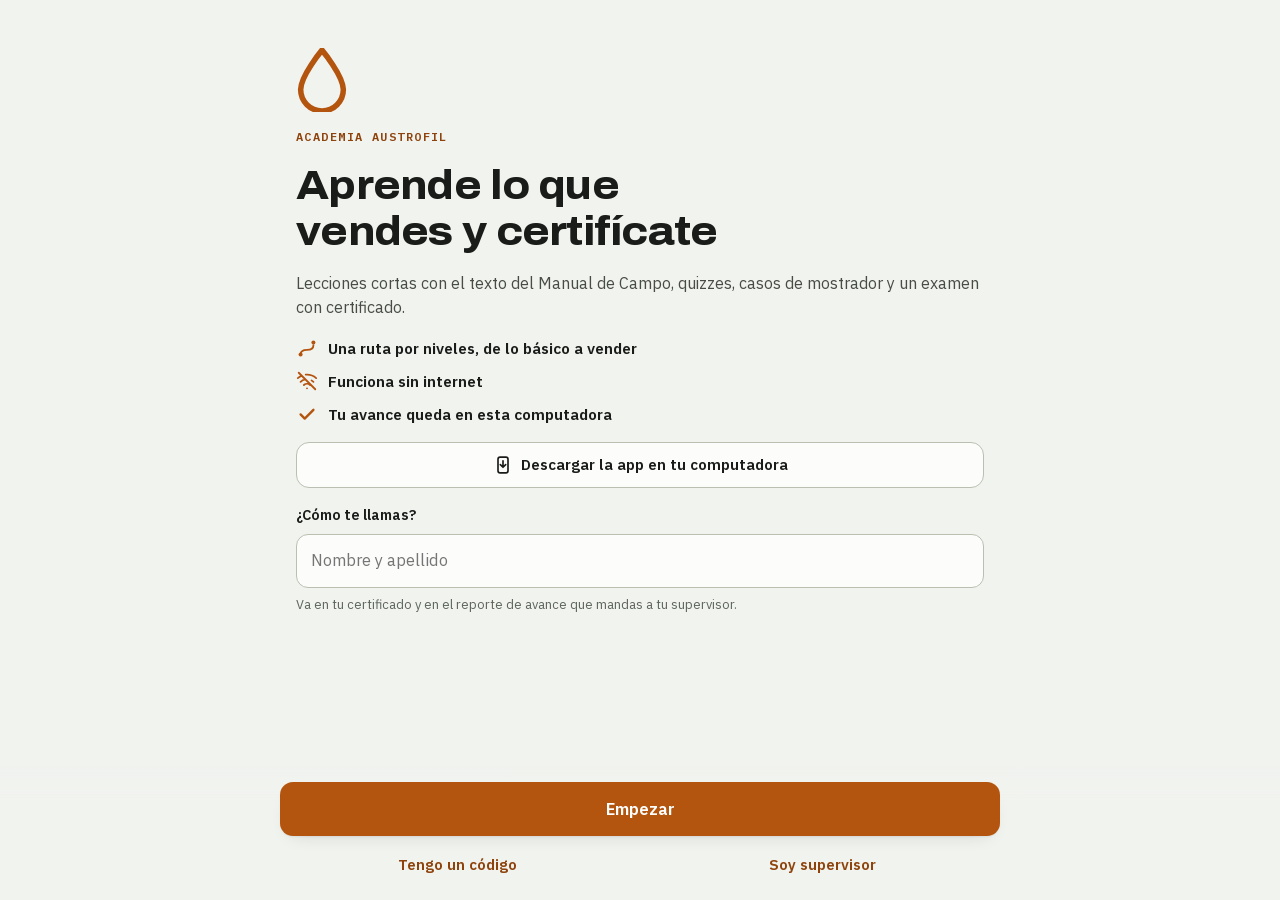
<file: index.html>
<!doctype html>
<html lang="es">
<head>
<meta charset="utf-8">
<meta name="viewport" content="width=device-width, initial-scale=1, viewport-fit=cover, interactive-widget=resizes-content">
<title>Academia Austrofil</title>
<meta name="description" content="Tutor para que los asesores de Austrofil aprendan la canasta de productos con el Manual de Campo, practiquen casos de mostrador y se certifiquen. Funciona sin internet.">
<meta name="theme-color" content="#B4550F">
<meta name="color-scheme" content="light dark">
<meta name="mobile-web-app-capable" content="yes">
<meta name="apple-mobile-web-app-capable" content="yes">
<meta name="apple-mobile-web-app-title" content="Academia">
<link rel="manifest" href="manifest.webmanifest">
<link rel="icon" type="image/png" sizes="192x192" href="icons/gota-192.png">
<link rel="apple-touch-icon" href="icons/gota-192.png">
<link rel="stylesheet" href="css/app.css">
<link rel="modulepreload" href="js/app.js">
<link rel="modulepreload" href="js/util.js">
<link rel="modulepreload" href="js/datos.js">
<link rel="modulepreload" href="js/estado.js">
<link rel="modulepreload" href="js/ui.js">
<link rel="modulepreload" href="js/nav.js">
<link rel="modulepreload" href="js/ia.js">
<link rel="modulepreload" href="js/quiz.js">
<link rel="modulepreload" href="js/codigos.js">
<link rel="modulepreload" href="js/certificado.js">
<link rel="modulepreload" href="js/validar.js">
<link rel="modulepreload" href="js/pwa.js">
<link rel="modulepreload" href="js/pantallas/bienvenida.js">
<link rel="modulepreload" href="js/pantallas/ruta.js">
<link rel="modulepreload" href="js/pantallas/practicar.js">
<link rel="modulepreload" href="js/pantallas/mostrador.js">
<link rel="modulepreload" href="js/pantallas/yo.js">
<link rel="modulepreload" href="js/pantallas/supervisor.js">
<link rel="modulepreload" href="js/pantallas/revisar.js">
<link rel="modulepreload" href="js/pantallas/hablar.js">
<link rel="modulepreload" href="js/voz.js">
<link rel="preload" href="datos/lineas.json" as="fetch" crossorigin="anonymous">
<link rel="preload" href="datos/manual.json" as="fetch" crossorigin="anonymous">
<!-- VERSIÓN: única fuente. Se ve en Yo, nombra la caché del service worker (sw.js?v=N → academia-vN)
     y avisa «Actualizar» a los celulares con una versión anterior. Súbela en cada publicación. -->
<script>var VERSION = { n: 4, fecha: "05-10-2026" };</script>
<script type="module" src="js/app.js"></script>
</head>
<body>
<svg width="0" height="0" style="position:absolute" aria-hidden="true" focusable="false">
  <defs>
    <symbol id="i-gota" viewBox="0 0 24 30"><path d="M12 1C12 1 2 13 2 19.5A10 10 0 0 0 22 19.5C22 13 12 1 12 1Z" fill="none" stroke="currentColor" stroke-width="2.6"/></symbol>
    <symbol id="i-ruta" viewBox="0 0 24 24"><path d="M5 19c0-4 3-5 7-5s7-1 7-5" fill="none" stroke="currentColor" stroke-width="2" stroke-linecap="round"/><circle cx="5" cy="19" r="2.2" fill="currentColor"/><circle cx="19" cy="6" r="2.2" fill="currentColor"/></symbol>
    <symbol id="i-repaso" viewBox="0 0 24 24"><path d="M20 11a8 8 0 1 0-2.3 5.7" fill="none" stroke="currentColor" stroke-width="2" stroke-linecap="round"/><path d="M20 4v7h-7" fill="none" stroke="currentColor" stroke-width="2" stroke-linecap="round" stroke-linejoin="round"/></symbol>
    <symbol id="i-chat" viewBox="0 0 24 24"><path d="M4 5h16v10H9l-5 4z" fill="none" stroke="currentColor" stroke-width="2" stroke-linejoin="round"/><path d="M8 9h8M8 12h5" stroke="currentColor" stroke-width="2" stroke-linecap="round"/></symbol>
    <symbol id="i-yo" viewBox="0 0 24 24"><circle cx="12" cy="8" r="4" fill="none" stroke="currentColor" stroke-width="2"/><path d="M4 21c0-4 3.6-6 8-6s8 2 8 6" fill="none" stroke="currentColor" stroke-width="2" stroke-linecap="round"/></symbol>
    <symbol id="i-check" viewBox="0 0 24 24"><path d="M5 12.5l4.5 4.5L19 7.5" fill="none" stroke="currentColor" stroke-width="2.6" stroke-linecap="round" stroke-linejoin="round"/></symbol>
    <symbol id="i-candado" viewBox="0 0 24 24"><rect x="5" y="11" width="14" height="10" rx="2" fill="none" stroke="currentColor" stroke-width="2"/><path d="M8 11V8a4 4 0 0 1 8 0v3" fill="none" stroke="currentColor" stroke-width="2"/></symbol>
    <symbol id="i-cerrar" viewBox="0 0 24 24"><path d="M6 6l12 12M18 6L6 18" fill="none" stroke="currentColor" stroke-width="2.4" stroke-linecap="round"/></symbol>
    <symbol id="i-flecha" viewBox="0 0 24 24"><path d="M9 5l7 7-7 7" fill="none" stroke="currentColor" stroke-width="2.2" stroke-linecap="round" stroke-linejoin="round"/></symbol>
    <symbol id="i-abajo" viewBox="0 0 24 24"><path d="M5 9l7 7 7-7" fill="none" stroke="currentColor" stroke-width="2.2" stroke-linecap="round" stroke-linejoin="round"/></symbol>
    <symbol id="i-atras" viewBox="0 0 24 24"><path d="M15 5l-7 7 7 7" fill="none" stroke="currentColor" stroke-width="2.2" stroke-linecap="round" stroke-linejoin="round"/></symbol>
    <symbol id="i-llama" viewBox="0 0 24 24"><path d="M12 2.5c.8 3.2 5.5 5.2 5.5 10.5a5.5 5.5 0 0 1-11 0c0-2.3 1-4 2.3-5.2.2 2.2 1.1 3.3 2.4 3.6-.3-3.3-.4-5.8.8-8.9z" fill="none" stroke="currentColor" stroke-width="2" stroke-linejoin="round"/></symbol>
    <symbol id="i-medalla" viewBox="0 0 24 24"><circle cx="12" cy="9" r="5.5" fill="none" stroke="currentColor" stroke-width="2"/><path d="M8.6 13.4L7 21.5l5-2.6 5 2.6-1.6-8.1" fill="none" stroke="currentColor" stroke-width="2" stroke-linejoin="round"/></symbol>
    <symbol id="i-rayo" viewBox="0 0 24 24"><path d="M13.5 2.5L4.5 14h7l-1 7.5 9-11.5h-7z" fill="none" stroke="currentColor" stroke-width="2" stroke-linejoin="round"/></symbol>
    <symbol id="i-alerta" viewBox="0 0 24 24"><path d="M12 3.5l9.5 16.5h-19z" fill="none" stroke="currentColor" stroke-width="2" stroke-linejoin="round"/><path d="M12 10v4.5M12 17.2v.4" stroke="currentColor" stroke-width="2.2" stroke-linecap="round"/></symbol>
    <symbol id="i-enviar" viewBox="0 0 24 24"><path d="M21 3L10.5 13.5M21 3l-6.5 18-4-7.5L3 9.5z" fill="none" stroke="currentColor" stroke-width="2" stroke-linejoin="round" stroke-linecap="round"/></symbol>
    <symbol id="i-respaldo" viewBox="0 0 24 24"><path d="M12 3.5v11M7.5 10l4.5 4.5 4.5-4.5M4.5 19.5h15" fill="none" stroke="currentColor" stroke-width="2" stroke-linecap="round" stroke-linejoin="round"/></symbol>
    <symbol id="i-personas" viewBox="0 0 24 24"><circle cx="9" cy="8" r="3.5" fill="none" stroke="currentColor" stroke-width="2"/><path d="M2.5 20c0-3.6 2.9-5.6 6.5-5.6s6.5 2 6.5 5.6" fill="none" stroke="currentColor" stroke-width="2" stroke-linecap="round"/><path d="M15.5 4.8a3.3 3.3 0 0 1 0 6.4M17.5 14.7c2.4.5 4 2.3 4 5.3" fill="none" stroke="currentColor" stroke-width="2" stroke-linecap="round"/></symbol>
    <symbol id="i-ajustes" viewBox="0 0 24 24"><path d="M4 7h9M17 7h3M4 17h3M11 17h9" fill="none" stroke="currentColor" stroke-width="2" stroke-linecap="round"/><circle cx="15" cy="7" r="2.2" fill="none" stroke="currentColor" stroke-width="2"/><circle cx="9" cy="17" r="2.2" fill="none" stroke="currentColor" stroke-width="2"/></symbol>
    <symbol id="i-equipo" viewBox="0 0 24 24"><rect x="3.5" y="3.5" width="17" height="17" rx="2.5" fill="none" stroke="currentColor" stroke-width="2"/><path d="M8 16.5v-4M12 16.5v-9M16 16.5v-6" stroke="currentColor" stroke-width="2" stroke-linecap="round"/></symbol>
    <symbol id="i-libro" viewBox="0 0 24 24"><path d="M5 4.5A1.5 1.5 0 0 1 6.5 3H19v15H6.5A1.5 1.5 0 0 0 5 19.5zM5 19.5A1.5 1.5 0 0 0 6.5 21H19" fill="none" stroke="currentColor" stroke-width="2" stroke-linejoin="round"/></symbol>
    <symbol id="i-celular" viewBox="0 0 24 24"><rect x="6.5" y="2.5" width="11" height="19" rx="2.5" fill="none" stroke="currentColor" stroke-width="2"/><path d="M10.5 18h3" stroke="currentColor" stroke-width="2" stroke-linecap="round"/></symbol>
    <symbol id="i-sin-senal" viewBox="0 0 24 24"><path d="M2 8.8a15 15 0 0 1 4.3-2.7M10.6 5.1A15 15 0 0 1 22 8.8M5 12.9a10 10 0 0 1 5-2.7M19 12.9a10 10 0 0 0-2-1.4M8.6 16.4a5 5 0 0 1 6.8 0M12 20h.01M3 3l18 18" fill="none" stroke="currentColor" stroke-width="2" stroke-linecap="round"/></symbol>
    <symbol id="i-caso" viewBox="0 0 24 24"><rect x="5" y="4" width="14" height="17" rx="2" fill="none" stroke="currentColor" stroke-width="2"/><path d="M9 4V2.8h6V4M8.5 12l2.3 2.3L15.5 9.5" fill="none" stroke="currentColor" stroke-width="2" stroke-linecap="round" stroke-linejoin="round"/></symbol>
    <symbol id="i-auto" viewBox="0 0 24 24"><path d="M3 16.5V13l2.2-5A2 2 0 0 1 7 6.8h10A2 2 0 0 1 18.8 8L21 13v3.5M3 13h18M9.5 16.5h5" fill="none" stroke="currentColor" stroke-width="2" stroke-linejoin="round" stroke-linecap="round"/><circle cx="7" cy="17" r="2" fill="none" stroke="currentColor" stroke-width="2"/><circle cx="17" cy="17" r="2" fill="none" stroke="currentColor" stroke-width="2"/></symbol>
    <symbol id="i-taxi" viewBox="0 0 24 24"><path d="M3 17.5V14l2.2-5A2 2 0 0 1 7 7.8h10A2 2 0 0 1 18.8 9L21 14v3.5M3 14h18M9.5 17.5h5M10 7.8V5h4v2.8" fill="none" stroke="currentColor" stroke-width="2" stroke-linejoin="round" stroke-linecap="round"/><circle cx="7" cy="18" r="2" fill="none" stroke="currentColor" stroke-width="2"/><circle cx="17" cy="18" r="2" fill="none" stroke="currentColor" stroke-width="2"/></symbol>
    <symbol id="i-moto" viewBox="0 0 24 24"><circle cx="5.5" cy="16" r="3.5" fill="none" stroke="currentColor" stroke-width="2"/><circle cx="18.5" cy="16" r="3.5" fill="none" stroke="currentColor" stroke-width="2"/><path d="M5.5 16l3.5-6h5.5l4 6M9 10H6.5M14.5 10l-1.2-3.5H16" fill="none" stroke="currentColor" stroke-width="2" stroke-linecap="round" stroke-linejoin="round"/></symbol>
    <symbol id="i-camion" viewBox="0 0 24 24"><path d="M2.5 6h11.5v10H2.5zM14 9.5h4l3.5 3.5v3H14" fill="none" stroke="currentColor" stroke-width="2" stroke-linejoin="round"/><circle cx="6.5" cy="17.5" r="2" fill="none" stroke="currentColor" stroke-width="2"/><circle cx="17.5" cy="17.5" r="2" fill="none" stroke="currentColor" stroke-width="2"/></symbol>
    <symbol id="i-hoja" viewBox="0 0 24 24"><path d="M5 19.5C5 11 10.5 4.5 20 4.5c0 9.5-6.5 15-15 15zM5 19.5l7.5-7.5" fill="none" stroke="currentColor" stroke-width="2" stroke-linecap="round" stroke-linejoin="round"/></symbol>
    <symbol id="i-turbo" viewBox="0 0 24 24"><circle cx="12" cy="12" r="9" fill="none" stroke="currentColor" stroke-width="2"/><path d="M12 9.8c-.3-2.6 1-4.4 3.5-5M14.2 12c2.6-.3 4.4 1 5 3.5M12 14.2c.3 2.6-1 4.4-3.5 5M9.8 12c-2.6.3-4.4-1-5-3.5" fill="none" stroke="currentColor" stroke-width="2" stroke-linecap="round"/><circle cx="12" cy="12" r="1.8" fill="currentColor"/></symbol>
    <symbol id="i-humo" viewBox="0 0 24 24"><path d="M6.5 11a4 4 0 0 1 7.7-1.5A3 3 0 1 1 17 14H7a3 3 0 0 1-.5-3z" fill="none" stroke="currentColor" stroke-width="2" stroke-linejoin="round"/><path d="M8 21c-1-1.2 0-2.3-.8-3.5M12.5 21c-1-1.2 0-2.3-.8-3.5M17 21c-1-1.2 0-2.3-.8-3.5" fill="none" stroke="currentColor" stroke-width="2" stroke-linecap="round"/></symbol>
    <symbol id="i-gas" viewBox="0 0 24 24"><rect x="6.5" y="7" width="11" height="14.5" rx="3" fill="none" stroke="currentColor" stroke-width="2"/><path d="M10 7V4.5h4V7M8.5 4.5h7M6.5 12h11" fill="none" stroke="currentColor" stroke-width="2" stroke-linecap="round"/></symbol>
    <symbol id="i-bidon" viewBox="0 0 24 24"><path d="M5 8l3.5-3.5H17a2 2 0 0 1 2 2V20a1 1 0 0 1-1 1H6a1 1 0 0 1-1-1z" fill="none" stroke="currentColor" stroke-width="2" stroke-linejoin="round"/><path d="M9.5 11.5l5 5M14.5 11.5l-5 5M12.5 2.5h3v2" fill="none" stroke="currentColor" stroke-width="2" stroke-linecap="round"/></symbol>
    <symbol id="i-caja" viewBox="0 0 24 24"><path d="M6 5.5v13M12 5.5v13M18 5.5V12H6" fill="none" stroke="currentColor" stroke-width="2" stroke-linecap="round" stroke-linejoin="round"/><circle cx="6" cy="4.5" r="1.8" fill="currentColor"/><circle cx="12" cy="4.5" r="1.8" fill="currentColor"/><circle cx="18" cy="4.5" r="1.8" fill="currentColor"/><circle cx="6" cy="19.5" r="1.8" fill="currentColor"/><circle cx="12" cy="19.5" r="1.8" fill="currentColor"/></symbol>
    <symbol id="i-mic" viewBox="0 0 24 24"><rect x="9" y="2.5" width="6" height="12" rx="3" fill="none" stroke="currentColor" stroke-width="2"/><path d="M5 11a7 7 0 0 0 14 0M12 18v3.5M8.5 21.5h7" fill="none" stroke="currentColor" stroke-width="2" stroke-linecap="round"/></symbol>
    <symbol id="i-descargar" viewBox="0 0 24 24"><rect x="6" y="2.5" width="12" height="19" rx="2.5" fill="none" stroke="currentColor" stroke-width="2"/><path d="M12 7v7.5M8.8 11.5l3.2 3.2 3.2-3.2" fill="none" stroke="currentColor" stroke-width="2" stroke-linecap="round" stroke-linejoin="round"/></symbol>
    <symbol id="i-parlante" viewBox="0 0 24 24"><path d="M4 9.5h3.5L12 5.5v13l-4.5-4H4z" fill="none" stroke="currentColor" stroke-width="2" stroke-linejoin="round"/><path d="M15.5 9a4 4 0 0 1 0 6M18 6.5a7.5 7.5 0 0 1 0 11" fill="none" stroke="currentColor" stroke-width="2" stroke-linecap="round"/></symbol>
    <symbol id="i-parlante-no" viewBox="0 0 24 24"><path d="M4 9.5h3.5L12 5.5v13l-4.5-4H4z" fill="none" stroke="currentColor" stroke-width="2" stroke-linejoin="round"/><path d="M16 9.5l5 5M21 9.5l-5 5" fill="none" stroke="currentColor" stroke-width="2" stroke-linecap="round"/></symbol>
    <symbol id="i-bombilla" viewBox="0 0 24 24"><path d="M9 18h6M10 21h4M12 3a6 6 0 0 0-3.6 10.8c.7.6 1.1 1.3 1.1 2.1V16h5v-.1c0-.8.4-1.5 1.1-2.1A6 6 0 0 0 12 3z" fill="none" stroke="currentColor" stroke-width="2" stroke-linecap="round" stroke-linejoin="round"/></symbol>
    <symbol id="i-martillo" viewBox="0 0 24 24"><path d="M13.5 3.5l7 7-2.6 2.6-7-7zM11.6 7.8L3.5 15.9a1.8 1.8 0 0 0 2.6 2.6l8.1-8.1" fill="none" stroke="currentColor" stroke-width="2" stroke-linejoin="round" stroke-linecap="round"/></symbol>
    <symbol id="i-llave" viewBox="0 0 24 24"><path d="M14.5 4.2a4.6 4.6 0 0 0-5.8 5.9L3.6 15.2a1.9 1.9 0 0 0 2.7 2.7l5.1-5.1a4.6 4.6 0 0 0 5.9-5.8l-2.7 2.7-2.3-.6-.6-2.3z" fill="none" stroke="currentColor" stroke-width="2" stroke-linejoin="round"/></symbol>
    <symbol id="i-agua" viewBox="0 0 24 24"><path d="M8.5 3.5S4 9 4 12.3a4.5 4.5 0 0 0 9 0C13 9 8.5 3.5 8.5 3.5zM17 10.5s-3 3.4-3 5.5a3 3 0 0 0 6 0c0-2.1-3-5.5-3-5.5z" fill="none" stroke="currentColor" stroke-width="2" stroke-linejoin="round"/></symbol>
    <symbol id="i-canasta" viewBox="0 0 24 24"><path d="M3 10h18l-2.2 9.5a1.5 1.5 0 0 1-1.5 1.2H6.7a1.5 1.5 0 0 1-1.5-1.2zM8 10l3.5-6.5M16 10l-3.5-6.5M9 14v3M15 14v3" fill="none" stroke="currentColor" stroke-width="2" stroke-linejoin="round" stroke-linecap="round"/></symbol>
  </defs>
</svg>

<a class="saltar" href="#app">Ir al contenido</a>
<header class="appbar">
  <div class="appbar-in">
    <a class="brandmark" href="#/ruta" aria-label="Academia Austrofil: ir a la ruta"><svg class="ico drop" aria-hidden="true"><use href="#i-gota"/></svg><span>Academia</span></a>
    <span class="offline" id="offline" role="status" hidden><svg class="ico" aria-hidden="true"><use href="#i-sin-senal"/></svg>Sin conexión</span>
    <button class="btn-instalar" id="btn-instalar" type="button" aria-label="Descargar la app"><svg class="ico" aria-hidden="true"><use href="#i-descargar"/></svg><span>Descargar app</span></button>
    <button class="perfil-chip" id="perfil-chip" type="button" hidden><span id="perfil-ini"></span></button>
  </div>
</header>

<main id="app" tabindex="-1">
  <div class="splash" aria-live="polite"><svg class="ico gota-grande" aria-hidden="true"><use href="#i-gota"/></svg><p>Cargando la Academia…</p></div>
  <noscript><p class="splash">La Academia necesita JavaScript activado.</p></noscript>
</main>

<nav class="tabbar" aria-label="Secciones">
  <div class="tabbar-in">
    <button class="tab" type="button" data-tab="ruta"><svg class="ico" aria-hidden="true"><use href="#i-ruta"/></svg>Ruta</button>
    <button class="tab" type="button" data-tab="practicar"><svg class="ico" aria-hidden="true"><use href="#i-repaso"/></svg>Practicar<span class="badge" data-badge="practicar" hidden></span></button>
    <button class="tab" type="button" data-tab="mostrador"><svg class="ico" aria-hidden="true"><use href="#i-chat"/></svg>Mostrador</button>
    <button class="tab" type="button" data-tab="hablar"><svg class="ico" aria-hidden="true"><use href="#i-mic"/></svg>Hablar</button>
    <button class="tab" type="button" data-tab="yo"><svg class="ico" aria-hidden="true"><use href="#i-yo"/></svg>Yo</button>
  </div>
</nav>

<div class="banner" id="banner-act" role="status" hidden><span class="spacer" id="banner-tx">Hay una versión nueva de la Academia.</span><button id="banner-btn" type="button">Actualizar</button></div>
<div class="toast" id="toast" role="status" hidden></div>
</body>
</html>
</file>
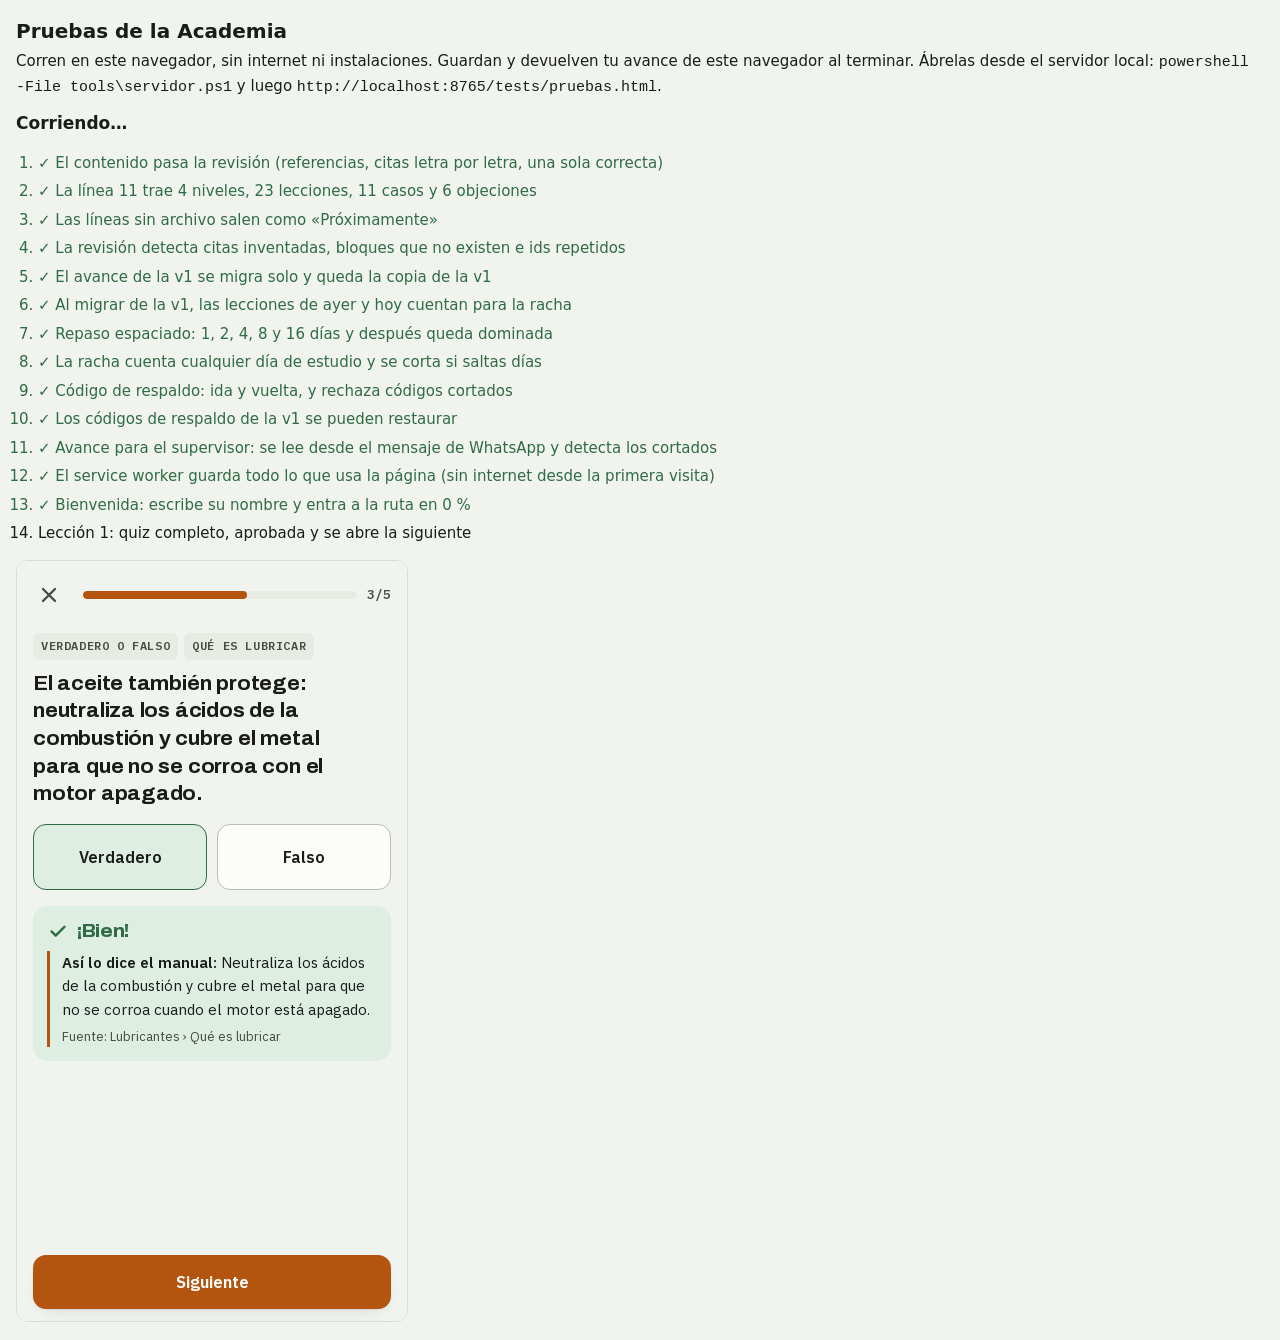
<file: tests/pruebas.html>
<!doctype html>
<html lang="es">
<head>
<meta charset="utf-8">
<meta name="viewport" content="width=device-width, initial-scale=1">
<title>Pruebas · Academia Austrofil</title>
<style>
  :root{color-scheme:light dark;--ok:#2F6B45;--mal:#9A3B26;--tx:#191C19;--fondo:#F1F3EF;--caja:#FCFCFA;--linea:#D8DCD2}
  @media (prefers-color-scheme: dark){:root{--ok:#84CC9A;--mal:#E59680;--tx:#E9ECE6;--fondo:#121513;--caja:#1A1E1A;--linea:#2D332C}}
  body{margin:0;padding:16px;font:15px/1.5 system-ui,-apple-system,"Segoe UI",Roboto,sans-serif;background:var(--fondo);color:var(--tx)}
  h1{font-size:20px;margin:0 0 4px}
  p{margin:0 0 12px}
  ol{padding-left:22px;display:flex;flex-direction:column;gap:6px}
  li.ok{color:var(--ok)} li.mal{color:var(--mal)}
  li small{display:block;color:var(--tx);opacity:.8;white-space:pre-wrap}
  #resumen{font-weight:700;font-size:17px}
  iframe{width:390px;height:760px;border:1px solid var(--linea);border-radius:12px;background:var(--caja);max-width:100%}
</style>
</head>
<body>
<h1>Pruebas de la Academia</h1>
<p>Corren en este navegador, sin internet ni instalaciones. Guardan y devuelven tu avance de este navegador al terminar.
  Ábrelas desde el servidor local: <code>powershell -File tools\servidor.ps1</code> y luego <code>http://localhost:8765/tests/pruebas.html</code>.</p>
<p id="resumen" role="status">Corriendo…</p>
<ol id="lista"></ol>
<div id="marco"></div>
<script type="module" src="pruebas.js"></script>
</body>
</html>
</file>
<file: css/app.css>
/* Academia Austrofil — estilos.
   Mismo sistema visual del Manual de Campo (gota, ámbar, Archivo + IBM Plex) para que se vean como una sola marca.
   Pensado para Android a una mano: botones de 48 px o más, acciones abajo, texto secundario de 13 px o más
   y contraste AA (4,5:1) en los dos temas. Fuentes servidas desde el propio sitio: no dependen de internet. */

@font-face{font-family:"Archivo";font-style:normal;font-weight:600 800;font-stretch:100% 125%;font-display:swap;
  src:url(../fonts/archivo-latin.woff2) format("woff2")}
@font-face{font-family:"IBM Plex Sans";font-style:normal;font-weight:400 600;font-display:swap;
  src:url(../fonts/plex-sans-latin.woff2) format("woff2")}
@font-face{font-family:"IBM Plex Mono";font-style:normal;font-weight:600;font-display:swap;
  src:url(../fonts/plex-mono-600-latin.woff2) format("woff2")}

:root{
  color-scheme:light dark;
  --ground:#F1F3EF; --surface:#FCFCFA; --surface-2:#E8EBE4;
  --ink:#191C19; --ink-2:#474D45; --ink-3:#5F665D;
  --rule:#D8DCD2; --rule-strong:#B9C0B1;
  --amber:#B4550F; --amber-ink:#8E430C; --amber-wash:#F6E7D6;
  --steel:#2C4A5C; --steel-wash:#DDE6EB;
  --warn:#9A3B26; --warn-wash:#F6E0DA;
  --ok:#2F6B45; --ok-wash:#DFEEE2;
  --on-amber:#FFFFFF; --on-ok:#FFFFFF;
  --shadow:0 1px 2px rgba(25,28,25,.05), 0 8px 20px -12px rgba(25,28,25,.2);
  --tabbar:64px; --safe-b:env(safe-area-inset-bottom, 0px); --safe-t:env(safe-area-inset-top, 0px);
  --f-sans:"IBM Plex Sans",-apple-system,BlinkMacSystemFont,"Segoe UI",Roboto,sans-serif;
  --f-tit:"Archivo","Arial Narrow",Roboto,sans-serif;
  --f-mono:"IBM Plex Mono",ui-monospace,"Roboto Mono",monospace;
}
@media (prefers-color-scheme: dark){
  :root:not([data-theme="light"]){
    --ground:#121513; --surface:#1A1E1A; --surface-2:#242924;
    --ink:#E9ECE6; --ink-2:#B3BBAF; --ink-3:#919A8D;
    --rule:#2D332C; --rule-strong:#434B42;
    --amber:#E5943F; --amber-ink:#F0AE68; --amber-wash:#2E2318;
    --steel:#93B7CA; --steel-wash:#1B2730;
    --warn:#E59680; --warn-wash:#36211B;
    --ok:#84CC9A; --ok-wash:#18291D;
    --on-amber:#14110C; --on-ok:#0E1A12;
    --shadow:0 1px 2px rgba(0,0,0,.3), 0 8px 20px -12px rgba(0,0,0,.6);
  }
}
:root[data-theme="dark"]{
  --ground:#121513; --surface:#1A1E1A; --surface-2:#242924;
  --ink:#E9ECE6; --ink-2:#B3BBAF; --ink-3:#919A8D;
  --rule:#2D332C; --rule-strong:#434B42;
  --amber:#E5943F; --amber-ink:#F0AE68; --amber-wash:#2E2318;
  --steel:#93B7CA; --steel-wash:#1B2730;
  --warn:#E59680; --warn-wash:#36211B;
  --ok:#84CC9A; --ok-wash:#18291D;
  --on-amber:#14110C; --on-ok:#0E1A12;
  --shadow:0 1px 2px rgba(0,0,0,.3), 0 8px 20px -12px rgba(0,0,0,.6);
  color-scheme:dark;
}
:root[data-theme="light"]{color-scheme:light}

/* ===== base ===== */
*{box-sizing:border-box}
html{-webkit-text-size-adjust:100%;-webkit-tap-highlight-color:transparent;scroll-padding-top:72px}
body{margin:0;background:var(--ground);color:var(--ink);font-family:var(--f-sans);font-size:16px;line-height:1.55;
  -webkit-font-smoothing:antialiased;padding-top:var(--safe-t);min-height:100vh}
h1,h2,h3{font-family:var(--f-tit);font-variation-settings:"wdth" 112,"wght" 760;letter-spacing:-.018em;line-height:1.15;text-wrap:balance;margin:0}
p{margin:0}
a{color:var(--amber-ink)}
button{font:inherit;color:inherit;background:none;border:0;cursor:pointer;padding:0;text-align:inherit}
input,textarea{font:inherit;color:inherit}
[hidden]{display:none!important}
.mono{font-family:var(--f-mono);font-variant-numeric:tabular-nums}
.ico{width:20px;height:20px;flex:0 0 auto;vertical-align:middle}
:focus-visible{outline:3px solid var(--amber);outline-offset:2px;border-radius:6px}
@media (prefers-reduced-motion: reduce){*,*::before,*::after{transition:none!important;animation:none!important;scroll-behavior:auto!important}}
.saltar{position:absolute;left:12px;top:-60px;z-index:200;background:var(--ink);color:var(--ground);padding:10px 14px;border-radius:8px;font-weight:600}
.saltar:focus{top:calc(8px + var(--safe-t))}

/* ===== barra superior ===== */
.appbar{position:sticky;top:0;z-index:60;background:color-mix(in srgb,var(--ground) 92%,transparent);
  -webkit-backdrop-filter:blur(8px);backdrop-filter:blur(8px);border-bottom:1px solid var(--rule)}
.appbar-in{max-width:720px;margin:0 auto;display:flex;align-items:center;gap:10px;padding:6px 16px;min-height:56px}
.brandmark{display:flex;align-items:center;gap:8px;margin-right:auto;color:var(--ink);text-decoration:none;min-height:44px;
  font-family:var(--f-tit);font-variation-settings:"wdth" 118,"wght" 780;font-size:15px;text-transform:uppercase;letter-spacing:.07em}
.brandmark .drop{width:15px;height:19px;color:var(--amber)}
.offline{display:flex;align-items:center;gap:6px;padding:6px 10px;border-radius:999px;background:var(--steel-wash);color:var(--steel);
  font-size:12.5px;font-weight:600;white-space:nowrap}
.offline .ico{width:16px;height:16px}
.btn-instalar{display:flex;align-items:center;gap:6px;min-height:40px;padding:0 12px;border-radius:999px;background:var(--amber);color:var(--on-amber);
  font-size:13.5px;font-weight:600;white-space:nowrap;box-shadow:var(--shadow)}
.btn-instalar .ico{width:18px;height:18px}
@media (max-width:359px){ .btn-instalar span{display:none} .btn-instalar{padding:0 10px;min-width:44px;justify-content:center} }
.perfil-chip{width:44px;height:44px;border-radius:50%;background:var(--amber-wash);color:var(--amber-ink);display:grid;place-items:center;
  font-family:var(--f-mono);font-weight:600;font-size:14px;border:1.5px solid color-mix(in srgb,var(--amber) 35%,transparent)}
body.sesion .appbar{display:none}

/* ===== contenido ===== */
main{display:block;max-width:720px;margin:0 auto;padding:0 16px calc(var(--tabbar) + var(--barra-h, 0px) + 28px + var(--safe-b));outline:none}
body.sesion main{padding-top:calc(var(--safe-t));padding-bottom:calc(var(--barra-h, 0px) + 28px + var(--safe-b))}
.splash{display:flex;flex-direction:column;align-items:center;justify-content:center;gap:14px;min-height:60vh;color:var(--ink-2);text-align:center}
.gota-grande{width:52px;height:64px;color:var(--amber)}
.vhead{padding:22px 0 14px}
.kicker{font-family:var(--f-mono);font-size:12px;letter-spacing:.12em;text-transform:uppercase;color:var(--amber-ink);font-weight:600}
.vhead h1{font-size:clamp(27px,7.4vw,34px);margin-top:8px}
.vhead p{margin-top:10px;font-size:16px;color:var(--ink-2);max-width:62ch}
.hlabel{font-family:var(--f-mono);font-size:12.5px;letter-spacing:.12em;text-transform:uppercase;color:var(--ink-3);font-weight:600;
  margin:28px 0 10px;font-variation-settings:normal;letter-spacing:.12em}
.card{background:var(--surface);border:1px solid var(--rule);border-radius:14px;padding:16px}
.stack{display:flex;flex-direction:column;gap:12px}
.muted{color:var(--ink-2)}
.small{font-size:14px}
.tiny{font-size:13px;color:var(--ink-3)}
.row{display:flex;align-items:center;gap:10px}
.spacer{flex:1}
.code{font-family:var(--f-mono);font-size:12.5px;font-weight:600;color:var(--amber-ink);background:var(--amber-wash);padding:2px 7px;border-radius:5px}
.lockmsg{font-size:14px;color:var(--ink-3);margin:0 0 6px}
.volver{display:inline-flex;align-items:center;gap:4px;min-height:44px;font-weight:600;font-size:14.5px;text-decoration:none;color:var(--amber-ink);margin-left:-6px;padding-right:8px}
.volver .ico{width:18px;height:18px}

/* ===== botones (para una mano: 54 px de alto) ===== */
.btn{display:flex;align-items:center;justify-content:center;gap:8px;width:100%;min-height:54px;padding:12px 18px;border-radius:13px;
  background:var(--amber);color:var(--on-amber);font-weight:600;font-size:16.5px;text-align:center;line-height:1.25;
  box-shadow:var(--shadow);transition:transform .08s;text-decoration:none}
.btn:active{transform:scale(.985)}
.btn[disabled]{opacity:.45;box-shadow:none;cursor:default}
.btn.sec{background:var(--surface);color:var(--ink);border:1.5px solid var(--rule-strong);box-shadow:none}
.btn.ghost{background:none;color:var(--amber-ink);box-shadow:none;min-height:48px}
.btn.small{min-height:46px;font-size:15px;padding:10px 14px;width:auto}
.btns{display:flex;flex-direction:column;gap:10px}
.btns2{display:grid;grid-template-columns:1fr 1fr;gap:10px}
.btns2 .btn.small{width:100%}

/* barra de acción fija abajo, al alcance del pulgar */
.actionbar{position:fixed;left:0;right:0;bottom:calc(var(--tabbar) + var(--safe-b));z-index:50;
  background:linear-gradient(to top,var(--ground) 74%,transparent);padding:16px 16px 10px}
body.sesion .actionbar{bottom:0;padding-bottom:calc(12px + var(--safe-b))}
.actionbar-in{max-width:720px;margin:0 auto;display:flex;flex-direction:column;gap:6px}

/* ===== pestañas abajo ===== */
.tabbar{position:fixed;left:0;right:0;bottom:0;z-index:55;background:var(--surface);border-top:1px solid var(--rule);padding-bottom:var(--safe-b)}
body.sesion .tabbar{display:none}
.tabbar-in{max-width:720px;margin:0 auto;display:grid;grid-template-columns:repeat(5,1fr);height:var(--tabbar)}
.tab{display:flex;flex-direction:column;align-items:center;justify-content:center;gap:3px;font-size:12px;font-weight:600;color:var(--ink-3);position:relative;text-align:center;min-width:0}
.tab .ico{width:24px;height:24px}
.tab.on{color:var(--amber-ink)}
.tab.on::before{content:"";position:absolute;top:0;left:26%;right:26%;height:3px;border-radius:0 0 3px 3px;background:var(--amber)}
.tab .badge{position:absolute;top:6px;left:calc(50% + 7px);min-width:19px;height:19px;border-radius:10px;padding:0 5px;
  background:var(--amber);color:var(--on-amber);font-size:11.5px;line-height:19px;text-align:center}

/* ===== barra de avance ===== */
.prog{height:10px;border-radius:6px;background:var(--surface-2);overflow:hidden}
.prog i{display:block;height:100%;min-width:0;background:var(--amber);border-radius:6px;transition:width .3s ease}
.prog.fina{height:6px}

/* ===== ruta ===== */
.lineas{display:flex;gap:8px;overflow-x:auto;padding:2px 2px 8px;margin:0 -2px;scrollbar-width:none;scroll-snap-type:x proximity}
.lineas::-webkit-scrollbar{display:none}
.lchip{flex:0 0 auto;display:flex;align-items:center;gap:7px;padding:8px 12px;border-radius:11px;min-height:46px;scroll-snap-align:start;
  background:var(--surface);border:1px solid var(--rule);font-size:14px;font-weight:600;color:var(--ink-2)}
.lchip .code{font-size:12px;padding:1px 6px}
.lchip small{font-size:12px;font-weight:600;color:var(--ink-3)}
.lchip.on{border-color:var(--amber);color:var(--ink);box-shadow:inset 0 -3px 0 var(--amber)}
.lchip.on small{color:var(--amber-ink)}
.lchip.soon{opacity:.7}
.hero{background:var(--surface);border:1px solid var(--rule);border-radius:16px;padding:16px;margin-top:10px;display:flex;flex-direction:column;gap:12px}
.hero-top{display:flex;align-items:flex-end;justify-content:space-between;gap:12px}
.hero-num b{display:block;font-family:var(--f-tit);font-variation-settings:"wdth" 115,"wght" 790;font-size:40px;line-height:1}
.hero-num span{display:block;font-size:14px;color:var(--ink-2);margin-top:4px}
.hero-racha{display:flex;align-items:center;gap:6px;padding:8px 12px;border-radius:12px;background:var(--amber-wash);color:var(--amber-ink)}
.hero-racha .ico{width:22px;height:22px}
.hero-racha b{font-family:var(--f-tit);font-variation-settings:"wdth" 112,"wght" 780;font-size:22px;line-height:1}
.hero-racha span{font-size:13px;font-weight:600}
.hero-estado{font-size:14.5px;color:var(--ink-2)}
.aviso{display:grid;grid-template-columns:auto 1fr auto auto;align-items:center;gap:10px;margin-top:12px;padding:12px 10px 12px 14px;
  border-radius:14px;background:var(--steel-wash);color:var(--ink);font-size:14.5px}
.aviso > .ico{width:26px;height:26px;color:var(--steel)}
.aviso .btn.small{min-height:44px}
.aviso-x{width:44px;height:44px;display:grid;place-items:center;border-radius:10px;color:var(--ink-3)}
.etapas{display:flex;flex-direction:column;gap:12px;margin-top:18px}
.etapa{background:var(--surface);border:1px solid var(--rule);border-radius:16px;overflow:hidden}
.etapa.actual{border-color:var(--amber);box-shadow:0 0 0 1px var(--amber) inset}
.etapa-cab{display:flex;align-items:center;gap:12px;width:100%;padding:14px 14px;min-height:72px;text-align:left}
.etapa-n{flex:0 0 auto;width:40px;height:40px;border-radius:50%;display:grid;place-items:center;font-family:var(--f-mono);font-weight:600;font-size:16px;
  background:var(--surface-2);color:var(--ink-2)}
.etapa-n .ico{width:20px;height:20px}
.etapa.ok .etapa-n{background:var(--ok);color:var(--on-ok)}
.etapa.actual .etapa-n{background:var(--amber);color:var(--on-amber)}
.etapa.lock .etapa-n{color:var(--ink-3)}
.etapa-tx{flex:1;min-width:0}
.etapa-tx small{display:block;font-family:var(--f-mono);font-size:12px;letter-spacing:.1em;text-transform:uppercase;font-weight:600;color:var(--ink-3)}
.etapa-tx b{display:block;font-family:var(--f-tit);font-variation-settings:"wdth" 110,"wght" 740;font-size:18px;line-height:1.2;margin-top:1px}
.etapa-tx span{display:block;font-size:13.5px;color:var(--ink-2);margin-top:2px}
.etapa.lock .etapa-tx b{color:var(--ink-2)}
.etapa-cnt{font-size:13px;color:var(--ink-3);font-weight:600}
.etapa-chev{width:20px;height:20px;color:var(--ink-3);transition:transform .2s}
.etapa-cab[aria-expanded="true"] .etapa-chev{transform:rotate(180deg)}
.etapa-prog{padding:0 14px 12px}
.etapa-cuerpo{padding:4px 14px 14px;border-top:1px solid var(--rule)}
.etapa.meta .etapa-cuerpo{border-top:0;padding-top:0}
.mod-tit{font-family:var(--f-mono);font-variation-settings:normal;font-size:12px;letter-spacing:.1em;text-transform:uppercase;color:var(--ink-3);
  font-weight:600;margin:14px 0 4px 50px;line-height:1.3}
.camino{position:relative;display:flex;flex-direction:column}
.camino::before{content:"";position:absolute;left:17px;top:26px;bottom:26px;width:2px;background:var(--rule-strong)}
.nodo{position:relative;display:flex;align-items:center;gap:14px;width:100%;padding:8px 0;min-height:62px;text-align:left;border-radius:12px}
.nodo .bola{position:relative;z-index:1;flex:0 0 auto;width:36px;height:36px;border-radius:50%;display:grid;place-items:center;
  background:var(--surface-2);color:var(--ink-2);font-family:var(--f-mono);font-size:13px;font-weight:600;border:3px solid var(--surface)}
.nodo .bola .ico{width:17px;height:17px}
.nodo.ok .bola{background:var(--ok);color:var(--on-ok)}
.nodo.sig .bola{background:var(--amber);color:var(--on-amber);box-shadow:0 0 0 4px var(--amber-wash)}
.nodo .tx{flex:1;min-width:0}
.nodo .tx small{display:block;font-size:12px;font-weight:600;color:var(--amber-ink);text-transform:uppercase;letter-spacing:.08em}
.nodo .tx b{display:block;font-size:16px;font-weight:600;line-height:1.3}
.nodo .tx span{display:block;font-size:13.5px;color:var(--ink-2);margin-top:2px}
.nodo.sig .tx b{color:var(--amber-ink)}
.nodo.lock{cursor:default}
.nodo.lock .tx b,.nodo.lock .tx span{color:var(--ink-3)}
.nodo-fl{width:18px;height:18px;color:var(--ink-3)}
.prueba-cta{display:flex;flex-direction:column;gap:10px;margin-top:12px;padding:14px;border-radius:12px;background:var(--surface-2)}
.prueba-cta b{display:block;font-size:15px}
.prueba-cta span{display:block;font-size:14px;color:var(--ink-2);margin-top:2px}
.prueba-cta .btn{align-self:flex-start}

/* ===== lección ===== */
.lhead{padding:10px 0 6px}
.crumb{font-size:13.5px;color:var(--ink-2);margin-top:4px}
.lhead h1{font-size:clamp(26px,7.2vw,32px);margin-top:6px}
.meta{display:flex;flex-wrap:wrap;gap:6px;margin-top:10px}
.pill{font-family:var(--f-mono);font-size:12px;letter-spacing:.05em;text-transform:uppercase;font-weight:600;padding:4px 8px;border-radius:6px;
  background:var(--surface-2);color:var(--ink-2)}
.pill.amber{background:var(--amber-wash);color:var(--amber-ink)}
.pill.ia{background:var(--steel-wash);color:var(--steel)}
.pill.ok{background:var(--ok-wash);color:var(--ok)}
.cuerpo{display:flex;flex-direction:column;gap:13px;margin-top:16px;font-size:16.5px;line-height:1.6}
.cuerpo h3{font-size:19px;margin:12px 0 0}
.cuerpo h4{margin:6px 0 0;font-family:var(--f-tit);font-variation-settings:"wdth" 110,"wght" 740;font-size:16.5px}
.cuerpo .lead{font-size:17.5px;color:var(--ink)}
.cuerpo ul{margin:0;padding-left:22px;display:flex;flex-direction:column;gap:8px}
.call{border-radius:12px;padding:14px;font-size:16px;display:flex;flex-direction:column;gap:6px;background:var(--amber-wash)}
.call .lbl{font-family:var(--f-mono);font-size:12px;letter-spacing:.1em;text-transform:uppercase;font-weight:600;color:var(--amber-ink)}
.call.err{background:var(--warn-wash)} .call.err .lbl{color:var(--warn)}
.call.src{background:var(--steel-wash)} .call.src .lbl{color:var(--steel)}
.call.qa{background:var(--surface);border:1px solid var(--rule);border-left:4px solid var(--steel)}
.call.qa .lbl{color:var(--steel)}
.filas{display:flex;flex-direction:column;border:1px solid var(--rule);border-radius:12px;background:var(--surface);overflow:hidden}
.fila{padding:12px 14px;border-top:1px solid var(--rule);font-size:15.5px}
.fila:first-child{border-top:0}
.fila > b{display:block;font-weight:600;color:var(--ink)}
.fila .c{display:block;color:var(--ink-2);margin-top:2px}
.fila .c i{font-style:normal;font-family:var(--f-mono);font-size:12px;letter-spacing:.05em;text-transform:uppercase;color:var(--ink-3);margin-right:5px}
.dato{background:var(--surface);border:1px solid var(--rule);border-radius:12px;padding:12px 14px;font-size:15.5px}
.dato b{color:var(--amber-ink)}
.marcas{display:flex;flex-wrap:wrap;gap:6px}
.marca{font-size:14px;padding:4px 10px;border-radius:6px;background:var(--surface-2);color:var(--ink-2);border:1px solid var(--rule)}
.marca.own{background:var(--amber-wash);color:var(--amber-ink);border-color:transparent;font-weight:600}
.marca.grp{background:var(--steel-wash);color:var(--steel);border-color:transparent}
.cab{font-family:var(--f-tit);font-variation-settings:"wdth" 112,"wght" 760;font-size:18px;margin-top:6px}
.cab small{font-family:var(--f-mono);font-size:12px;letter-spacing:.06em;text-transform:uppercase;color:var(--ink-3);font-weight:600;margin-left:6px}
.fuentes{margin-top:20px;font-size:13.5px;color:var(--ink-3);border-top:1px solid var(--rule);padding-top:12px}
.ianote{font-size:14px;color:var(--ink-2);margin-top:10px}
.ianote:empty{display:none}
.ianote.err{color:var(--warn)}

/* ===== preguntas ===== */
.qtop{position:sticky;top:0;z-index:40;display:flex;align-items:center;gap:10px;padding:10px 0 8px;margin:0 -16px;padding-left:8px;padding-right:16px;
  background:var(--ground)}
.qx{min-height:48px;min-width:48px;display:grid;place-items:center;color:var(--ink-2);border-radius:12px}
.qx .ico{width:24px;height:24px}
.qbar{flex:1;height:8px;border-radius:5px;background:var(--surface-2);overflow:hidden}
.qbar > i{display:block;height:100%;background:var(--amber);border-radius:5px;transition:width .2s}
.qbar .prog{height:8px;background:none}
.qn{font-family:var(--f-mono);font-size:13px;font-weight:600;color:var(--ink-2)}
.qtipo{margin-top:6px}
.qtext{font-family:var(--f-tit);font-variation-settings:"wdth" 104,"wght" 690;font-size:21px;line-height:1.32;letter-spacing:-.01em;margin:10px 0 16px;text-wrap:pretty}
.opts{display:flex;flex-direction:column;gap:10px}
.opt{display:flex;align-items:center;gap:12px;width:100%;text-align:left;min-height:58px;padding:12px 14px;border-radius:13px;
  background:var(--surface);border:1.5px solid var(--rule-strong);font-size:16px;line-height:1.38}
.opt .k{flex:0 0 auto;width:30px;height:30px;border-radius:50%;border:1.5px solid var(--rule-strong);display:grid;place-items:center;
  font-family:var(--f-mono);font-size:13px;font-weight:600;color:var(--ink-2)}
.opt.sel{border-color:var(--amber);background:var(--amber-wash)}
.opt.sel .k{border-color:var(--amber);background:var(--amber);color:var(--on-amber)}
.opt.ok{border-color:var(--ok);background:var(--ok-wash)}
.opt.ok .k{border-color:var(--ok);background:var(--ok);color:var(--on-ok)}
.opt.bad{border-color:var(--warn);background:var(--warn-wash)}
.opt.bad .k{border-color:var(--warn);background:var(--warn);color:var(--surface)}
.opt[disabled]{cursor:default;color:var(--ink)}
.vf{display:grid;grid-template-columns:1fr 1fr;gap:10px}
.vf .opt{justify-content:center;font-weight:600;min-height:66px}
.match{display:grid;grid-template-columns:1fr 1fr;gap:9px}
.mcol{display:flex;flex-direction:column;gap:9px}
.mi{position:relative;min-height:60px;padding:10px 12px;border-radius:12px;background:var(--surface);border:1.5px solid var(--rule-strong);
  font-size:15px;line-height:1.3;text-align:left;width:100%}
.mi.sel{border-color:var(--amber);background:var(--amber-wash)}
.mi .tagn{position:absolute;top:-8px;right:-6px;width:23px;height:23px;border-radius:50%;font-size:12px;font-weight:600;display:grid;place-items:center;
  color:#fff;font-family:var(--f-mono)}
.mi.ok{border-color:var(--ok);background:var(--ok-wash)}
.mi.bad{border-color:var(--warn);background:var(--warn-wash)}
.mi[disabled]{color:var(--ink);cursor:default}
.mhint{font-size:14px;color:var(--ink-2);margin-top:12px}
.fb{margin-top:16px;border-radius:14px;padding:14px;display:flex;flex-direction:column;gap:9px;scroll-margin-bottom:calc(var(--barra-h, 0px) + 20px);
  scroll-margin-top:80px}
.fb.ok{background:var(--ok-wash)} .fb.bad{background:var(--warn-wash)}
.fb h3{display:flex;align-items:center;gap:8px;font-size:18px} .fb.ok h3{color:var(--ok)} .fb.bad h3{color:var(--warn)}
.fb h3 .ico{width:22px;height:22px}
.cita{font-size:15px;border-left:3px solid var(--amber);padding-left:12px;color:var(--ink)}
.cita small{display:block;margin-top:6px;font-size:13px;color:var(--ink-2)}
.iabox{font-size:15px;white-space:pre-wrap;background:var(--surface);border:1px solid var(--rule);border-radius:12px;padding:12px;max-height:46vh;overflow:auto}
.iabox.dots::after{content:"…";animation:parpadeo 1s infinite}
@keyframes parpadeo{50%{opacity:.2}}

/* ===== resultado ===== */
.score{text-align:center;padding:26px 0 10px;display:flex;flex-direction:column;align-items:center}
.score-ico{width:64px;height:64px;border-radius:50%;display:grid;place-items:center;margin-bottom:10px}
.score-ico .ico{width:32px;height:32px}
.score-ico.ok{background:var(--ok);color:var(--on-ok)}
.score-ico.bad{background:var(--warn-wash);color:var(--warn)}
.score .big{font-family:var(--f-mono);font-weight:600;font-size:clamp(46px,15vw,64px);line-height:1;letter-spacing:-.03em}
.score .big.ok{color:var(--ok)} .score .big.bad{color:var(--warn)}
.score-pct{margin-top:6px;color:var(--ink-2);font-size:15px}
.score h1{font-size:25px;margin-top:12px}
.score p{margin-top:8px;color:var(--ink-2);max-width:46ch}
.fallo{background:var(--surface);border:1px solid var(--rule);border-radius:14px;padding:14px;display:flex;flex-direction:column;gap:8px}
.fallo .q{font-weight:600;font-size:16px}
.fallo .a{font-size:15px}
.fallo .a b{color:var(--ok)}

/* ===== practicar ===== */
.racha-card{display:flex;flex-direction:column;gap:14px}
.racha{display:flex;align-items:center;gap:14px}
.racha-ico{width:56px;height:56px;border-radius:16px;display:grid;place-items:center;background:var(--amber-wash);color:var(--amber)}
.racha-ico .ico{width:30px;height:30px}
.racha-n{font-family:var(--f-tit);font-variation-settings:"wdth" 115,"wght" 790;font-size:34px;line-height:1;color:var(--ink)}
.semana{list-style:none;margin:0;padding:0;display:grid;grid-template-columns:repeat(7,1fr);gap:6px}
.semana li{display:flex;flex-direction:column;align-items:center;gap:5px;font-size:12.5px;font-weight:600;color:var(--ink-3)}
.semana li > i,.semana li > .ico{width:30px;height:30px;border-radius:50%;display:block}
.semana li > i{border:2px dashed var(--rule-strong)}
.semana li.hecho > .ico{background:var(--amber);color:var(--on-amber);padding:6px}
.semana li.hoy span{color:var(--amber-ink)}
.semana li.hoy > i{border-style:solid;border-color:var(--amber)}
.semana li.futuro > i{opacity:.5}
.prac{display:flex;flex-direction:column;gap:12px;margin-top:12px}
.prac-top{display:flex;gap:12px;align-items:flex-start}
.prac-top h2{font-size:19px}
.prac-top p{margin-top:3px}
.prac-ico{flex:0 0 auto;width:42px;height:42px;border-radius:12px;display:grid;place-items:center;background:var(--surface-2);color:var(--amber-ink)}
.stats{display:grid;grid-template-columns:repeat(auto-fit,minmax(78px,1fr));gap:8px;margin:0}
.stats div{background:var(--surface-2);border-radius:10px;padding:9px 10px}
.stats dt{font-size:12.5px;color:var(--ink-2);font-weight:600}
.stats dd{margin:2px 0 0;font-family:var(--f-tit);font-variation-settings:"wdth" 112,"wght" 760;font-size:21px;line-height:1.1}

/* ===== mostrador ===== */
.seg2{display:grid;grid-template-columns:1fr 1fr;gap:4px;padding:4px;border-radius:13px;background:var(--surface-2)}
.seg2 button{min-height:46px;border-radius:10px;font-weight:600;font-size:15px;color:var(--ink-2);display:flex;align-items:center;justify-content:center;gap:7px}
.seg2 button.on{background:var(--surface);color:var(--ink);box-shadow:var(--shadow)}
.seg-n{font-family:var(--f-mono);font-size:12px;padding:1px 7px;border-radius:999px;background:var(--surface-2);color:var(--ink-2)}
.seg2 button.on .seg-n{background:var(--amber-wash);color:var(--amber-ink)}
.seg-nota{margin:12px 0}
.simcard{display:flex;align-items:center;gap:12px;width:100%;text-align:left;padding:14px;min-height:72px;background:var(--surface);
  border:1px solid var(--rule);border-radius:14px}
.simcard-ico{flex:0 0 auto;width:44px;height:44px;border-radius:12px;display:grid;place-items:center;background:var(--amber-wash);color:var(--amber-ink)}
.simcard-ico .ico{width:24px;height:24px}
.simcard.ok .simcard-ico{background:var(--ok-wash);color:var(--ok)}
.simcard-tx{flex:1;min-width:0}
.simcard-tx b{display:block;font-family:var(--f-tit);font-variation-settings:"wdth" 108,"wght" 720;font-size:17px;line-height:1.25}
.simcard-tx span{display:block;font-size:14px;color:var(--ink-2);margin-top:2px}
.simcard-st{display:flex;align-items:center;gap:2px;font-size:13px;font-weight:600;color:var(--ink-3);white-space:nowrap}
.simcard.ok .simcard-st{color:var(--ok)}
.simcard-st .ico{width:16px;height:16px}
.sim-head{padding:6px 0 4px;display:flex;flex-direction:column;gap:10px}
.cliente{background:var(--surface);border:1px solid var(--rule);border-radius:16px 16px 16px 4px;padding:12px 15px 14px;
  font-size:19px;font-family:var(--f-tit);font-variation-settings:"wdth" 104,"wght" 700;line-height:1.3}
.cliente-quien{display:flex;align-items:center;gap:6px;font-family:var(--f-mono);font-variation-settings:normal;font-size:12px;letter-spacing:.1em;text-transform:uppercase;
  color:var(--ink-3);font-weight:600;margin-bottom:4px}
.cliente-quien .ico{width:16px;height:16px}
.paso{margin-top:22px;scroll-margin-top:72px}
.paso .qtext{font-size:19px}
.cierre{margin-top:20px;display:flex;flex-direction:column;gap:6px}
.cierre .row b{font-size:17px}
.cierre .ico{width:22px;height:22px;color:var(--warn)}
.cierre.ok{background:var(--ok-wash);border-color:transparent}
.cierre.ok .ico{color:var(--ok)}
.crit{display:flex;flex-direction:column;gap:8px}
.crit div{display:flex;gap:10px;font-size:15px;align-items:center}
.crit .s{flex:0 0 auto;width:24px;height:24px;border-radius:50%;display:grid;place-items:center}
.crit .s .ico{width:14px;height:14px}
.crit .s.ok{background:var(--ok-wash);color:var(--ok)} .crit .s.bad{background:var(--warn-wash);color:var(--warn)}

/* ===== yo ===== */
.perfil-cab{display:flex;align-items:center;gap:14px;padding:22px 0 8px}
.perfil-cab h1{font-size:clamp(24px,6.8vw,30px);margin-top:4px}
.avatar{flex:0 0 auto;width:52px;height:52px;border-radius:50%;display:grid;place-items:center;background:var(--amber);color:var(--on-amber);
  font-family:var(--f-mono);font-weight:600;font-size:18px}
.linea-card{margin-top:14px;display:flex;flex-direction:column;gap:12px}
.lc-nom{font-family:var(--f-tit);font-variation-settings:"wdth" 110,"wght" 740;font-size:18px}
.lc-pct{font-family:var(--f-tit);font-variation-settings:"wdth" 112,"wght" 780;font-size:22px}
.linea-card .btn.small{align-self:flex-start}
.linea-card .stats{grid-template-columns:repeat(2,1fr)}
.menu{display:flex;flex-direction:column;background:var(--surface);border:1px solid var(--rule);border-radius:14px;overflow:hidden}
.mrow{display:flex;align-items:center;gap:12px;width:100%;padding:12px 14px;min-height:64px;text-align:left;text-decoration:none;color:var(--ink);
  border-top:1px solid var(--rule);background:var(--surface)}
.menu .mrow:first-child{border-top:0}
.stack > .mrow{border:1px solid var(--rule);border-radius:14px}
.mrow-ico{flex:0 0 auto;width:40px;height:40px;border-radius:11px;display:grid;place-items:center;background:var(--surface-2);color:var(--amber-ink)}
.mrow-ico.warn{background:var(--warn-wash);color:var(--warn)}
.mrow-tx{flex:1;min-width:0}
.mrow-tx b{display:block;font-size:16px;font-weight:600;line-height:1.3}
.mrow-tx span{display:block;font-size:13.5px;color:var(--ink-2);margin-top:1px}
.mrow-fl{width:18px;height:18px;color:var(--ink-3)}
.version{margin-top:22px;font-family:var(--f-mono);font-size:12.5px;color:var(--ink-3);text-align:center}
.version b{color:var(--amber-ink)}
.perfil-fila{display:flex;align-items:center;gap:12px;width:100%;padding:12px 14px;min-height:72px;text-align:left;background:var(--surface);
  border:1px solid var(--rule);border-radius:14px}
.perfil-fila.on{border-color:var(--amber)}
.perfil-fila .avatar{width:44px;height:44px;font-size:15px}

/* ===== supervisor ===== */
.equipo-kpi{margin-bottom:4px}
.asesor{display:flex;flex-direction:column;gap:12px}
.asesor.viejo{border-style:dashed}
.asesor .avatar{width:42px;height:42px;font-size:14px}
.asesor-tx{flex:1;min-width:0}
.asesor-tx b{display:block;font-size:16.5px}
.asesor-tx span{display:block;font-size:13.5px;color:var(--ink-2)}
.asesor-linea{display:flex;flex-direction:column;gap:7px;padding-top:10px;border-top:1px solid var(--rule)}
.vacio{display:flex;flex-direction:column;align-items:center;gap:10px;text-align:center;color:var(--ink-2);padding:30px 10px}
.vacio .ico{width:40px;height:40px;color:var(--ink-3)}

/* ===== hablar: conversación con un cliente de IA ===== */
.charla-stats{margin-bottom:4px}
.seg-dif button{display:flex;flex-direction:column;align-items:center;justify-content:center;gap:1px;min-height:58px;padding:6px 4px;line-height:1.2}
.seg-dif small{font-size:12px;font-weight:500;color:var(--ink-2)}
.seg-dif button.on small{color:var(--amber-ink)}
.clientes{display:grid;grid-template-columns:1fr;gap:10px}
@media (min-width:560px){ .clientes{grid-template-columns:1fr 1fr} }
.cliente-card{display:flex;align-items:center;gap:12px;width:100%;padding:12px 14px;min-height:76px;text-align:left;background:var(--surface);
  border:1.5px solid var(--rule);border-radius:14px}
.cliente-card.on{border-color:var(--amber);background:var(--amber-wash)}
.cc-ico{flex:0 0 auto;width:44px;height:44px;border-radius:12px;display:grid;place-items:center;background:var(--amber-wash);color:var(--amber-ink)}
.cliente-card.on .cc-ico{background:var(--amber);color:var(--on-amber)}
.cc-ico .ico{width:24px;height:24px}
.cc-tx{flex:1;min-width:0}
.cc-tx b{display:block;font-family:var(--f-tit);font-variation-settings:"wdth" 108,"wght" 720;font-size:16.5px;line-height:1.25}
.cc-tx span{display:block;font-size:13.5px;color:var(--ink-2);margin-top:2px}
.cc-nota{font-family:var(--f-mono);font-size:13px;font-weight:600;color:var(--ok);white-space:nowrap}
.interruptor{display:flex;align-items:center;gap:10px;margin-top:16px;min-height:44px;font-size:15px;font-weight:600;cursor:pointer}
.interruptor input{width:22px;height:22px;accent-color:var(--amber)}
.aviso-ia{margin-top:6px;border-color:var(--amber)}
.aviso-ia .row .ico{color:var(--amber-ink)}
.aviso-ia .btn{align-self:flex-start}
.charla-top{gap:8px}
.charla-quien{flex:1;min-width:0;display:flex;align-items:center;gap:10px}
.charla-quien .cc-ico{width:38px;height:38px}
.charla-quien b{display:block;font-size:16px;line-height:1.2}
.charla-quien span{display:block;font-size:13px;color:var(--ink-2);white-space:nowrap;overflow:hidden;text-overflow:ellipsis}
.qx.on{color:var(--amber-ink);background:var(--amber-wash)}
.qx[disabled]{opacity:.4;cursor:default}
.chat{display:flex;flex-direction:column;gap:10px;padding:8px 0 4px}
.msg{max-width:86%;padding:10px 13px 11px;border-radius:16px;font-size:16px;line-height:1.45}
.msg p{margin:0;white-space:pre-wrap}
.msg-quien{display:block;font-family:var(--f-mono);font-size:11.5px;letter-spacing:.06em;text-transform:uppercase;font-weight:600;margin-bottom:2px}
.msg-cliente{align-self:flex-start;background:var(--surface);border:1px solid var(--rule);border-bottom-left-radius:4px}
.msg-cliente .msg-quien{color:var(--amber-ink)}
.msg-asesor{align-self:flex-end;background:var(--amber-wash);border-bottom-right-radius:4px}
.msg-asesor .msg-quien{color:var(--ink-2);text-align:right}
.msg p.dots{animation:parpadeo 1s infinite}
.nota-sistema{align-self:center;text-align:center;font-size:13px;color:var(--ink-3);max-width:90%}
.nota-sistema.fuerte{color:var(--ink);font-weight:600}
.pista{display:flex;gap:10px;align-items:flex-start;padding:12px 14px;border-radius:14px;background:var(--steel-wash);color:var(--ink);font-size:15px}
.pista > .ico{width:22px;height:22px;color:var(--steel);flex:0 0 auto}
.chat-fila{display:flex;align-items:flex-end;gap:8px}
.chat-inp{min-height:50px;max-height:140px;resize:none;padding:12px 14px;line-height:1.4;overflow-y:auto}
.chat-btn{flex:0 0 auto;width:50px;height:50px;border-radius:50%;display:grid;place-items:center;border:1.5px solid var(--rule-strong);background:var(--surface);color:var(--ink)}
.chat-btn .ico{width:22px;height:22px}
.chat-btn.enviar{background:var(--amber);border-color:var(--amber);color:var(--on-amber)}
.chat-btn[disabled]{opacity:.45;cursor:default}
.chat-btn.mic.on{background:var(--warn);border-color:var(--warn);color:#fff;animation:escuchando 1.2s ease-in-out infinite}
@keyframes escuchando{50%{box-shadow:0 0 0 8px color-mix(in srgb,var(--warn) 25%,transparent)}}
.chat-terminar{align-self:center;width:auto;min-height:40px}
.evaluacion{border-color:var(--steel)}
.eval-nota{font-size:26px}

/* ===== formularios ===== */
.field{display:flex;flex-direction:column;gap:7px}
.field label{font-size:14.5px;font-weight:600}
.inp{width:100%;min-height:54px;padding:12px 14px;border-radius:12px;border:1.5px solid var(--rule-strong);background:var(--surface);font-size:16.5px}
textarea.inp{min-height:110px;resize:vertical;line-height:1.45}
.inp:focus{border-color:var(--amber);outline:none;box-shadow:0 0 0 3px var(--amber-wash)}
.seg{display:grid;grid-template-columns:repeat(3,1fr);gap:6px}
.seg button{min-height:48px;border-radius:11px;border:1.5px solid var(--rule-strong);background:var(--surface);font-size:15px;font-weight:600;text-align:center}
.seg button.on{border-color:var(--amber);background:var(--amber-wash);color:var(--amber-ink)}
.stt{font-size:14.5px;color:var(--ink-2)} .stt.ok{color:var(--ok)} .stt.err{color:var(--warn)}
.stt:empty{display:none}
.stt .ico{width:18px;height:18px}
.pasos-lista{margin:0;padding-left:22px;font-size:15px;display:flex;flex-direction:column;gap:5px}
details.propia{border-top:1px solid var(--rule);padding-top:6px}
details.propia summary{cursor:pointer;font-weight:600;font-size:15px;min-height:44px;display:flex;align-items:center;color:var(--amber-ink)}
details.propia[open] summary{margin-bottom:8px}
.codebox{font-family:var(--f-mono);font-size:12.5px;word-break:break-all;max-height:130px;overflow:auto;background:var(--surface);
  border:1px solid var(--rule);border-radius:12px;padding:10px}
.errores{margin:0;padding-left:20px;display:flex;flex-direction:column;gap:6px;font-size:14.5px;color:var(--warn)}

/* ===== bienvenida ===== */
.welcome{padding:30px 0 0;display:flex;flex-direction:column;gap:16px}
.welcome h1{font-size:clamp(30px,8.4vw,40px)}
.ventajas{list-style:none;margin:0;padding:0;display:flex;flex-direction:column;gap:9px}
.ventajas li{display:flex;align-items:center;gap:10px;font-size:15.5px;font-weight:600}
.ventajas .ico{width:22px;height:22px;color:var(--amber)}

/* ===== avisos, hojas y certificado ===== */
.banner{position:fixed;left:12px;right:12px;bottom:calc(var(--tabbar) + var(--barra-h, 0px) + 12px + var(--safe-b));z-index:70;max-width:696px;margin:0 auto;
  background:var(--ink);color:var(--ground);border-radius:14px;padding:10px 10px 10px 14px;display:flex;align-items:center;gap:10px;
  box-shadow:var(--shadow);font-size:15px}
body.sesion .banner{bottom:calc(var(--barra-h, 0px) + 12px + var(--safe-b))}
.banner button{min-height:46px;padding:0 16px;border-radius:10px;background:var(--amber);color:var(--on-amber);font-weight:600;white-space:nowrap}
.toast{position:fixed;left:50%;transform:translateX(-50%);bottom:calc(var(--tabbar) + var(--barra-h, 0px) + 18px + var(--safe-b));z-index:75;
  background:var(--ink);color:var(--ground);padding:11px 16px;border-radius:12px;font-size:15px;width:max-content;max-width:calc(100vw - 32px);box-shadow:var(--shadow)}
body.sesion .toast{bottom:calc(var(--barra-h, 0px) + 18px + var(--safe-b))}
.sheet-bg{position:fixed;inset:0;z-index:95;background:rgba(15,18,15,.5);display:flex;align-items:flex-end;justify-content:center}
.sheet{width:100%;max-width:720px;background:var(--surface);border-radius:18px 18px 0 0;padding:22px 16px calc(16px + var(--safe-b));
  display:flex;flex-direction:column;gap:12px;max-height:90vh;overflow:auto}
.sheet h2{font-size:21px}
canvas.cert{width:100%;height:auto;border-radius:12px;border:1px solid var(--rule);background:#fff;display:block}
@media (min-width:720px){ .match{gap:12px} .prueba-cta{flex-direction:row;align-items:center;justify-content:space-between} }

/* ===== computadora: con mouse, todo lo que se toca reacciona al pasar por encima ===== */
@media (hover: hover) and (pointer: fine){
  .lchip:hover,.nodo:not([disabled]):hover,.simcard:hover,.mrow:hover,.perfil-fila:hover,.etapa-cab:hover,.seg2 button:not(.on):hover,.cliente-card:not(.on):hover{
    background:color-mix(in srgb,var(--surface-2) 60%,var(--surface))}
  .opt:not([disabled]):not(.sel):hover,.mi:not([disabled]):not(.sel):hover,.seg button:not(.on):hover{border-color:var(--amber)}
  .btn:not([disabled]):hover{filter:brightness(1.07)}
  .btn.sec:not([disabled]):hover{border-color:var(--amber);filter:none}
  .btn.ghost:not([disabled]):hover,.volver:hover{text-decoration:underline;filter:none}
  .tab:hover,.brandmark:hover{color:var(--amber-ink)}
  .nodo,.simcard,.mrow,.perfil-fila,.etapa-cab,.lchip,.opt,.mi{transition:background-color .12s,border-color .12s}
}

/* ===== pantalla ancha: las secciones pasan a un menú lateral fijo ===== */
@media (min-width:1024px){
  :root{--lateral:248px}
  body{padding-left:var(--lateral)}
  body.sesion{padding-left:0}
  .tabbar{top:0;bottom:0;right:auto;width:var(--lateral);border-top:0;border-right:1px solid var(--rule);padding:0}
  .tabbar-in{display:flex;flex-direction:column;gap:4px;height:auto;max-width:none;padding:72px 14px 14px}
  .tab{flex-direction:row;justify-content:flex-start;gap:12px;min-height:50px;padding:0 14px;border-radius:12px;font-size:15.5px;text-align:left}
  .tab.on{background:var(--amber-wash)}
  .tab.on::before{top:12px;bottom:12px;left:0;right:auto;width:3px;height:auto;border-radius:0 3px 3px 0}
  .tab .badge{position:static;margin-left:auto}
  .actionbar{left:var(--lateral);bottom:0;padding-bottom:calc(14px + var(--safe-b))}
  body.sesion .actionbar{left:0}
  main{padding-bottom:calc(var(--barra-h, 0px) + 36px + var(--safe-b))}
  .banner{left:calc(var(--lateral) + 12px);bottom:calc(var(--barra-h, 0px) + 12px)}
  body.sesion .banner{left:12px}
  .toast{left:calc(50% + var(--lateral) / 2);bottom:calc(var(--barra-h, 0px) + 18px)}
  body.sesion .toast{left:50%}
  .welcome{padding-top:48px}
}
</file>
